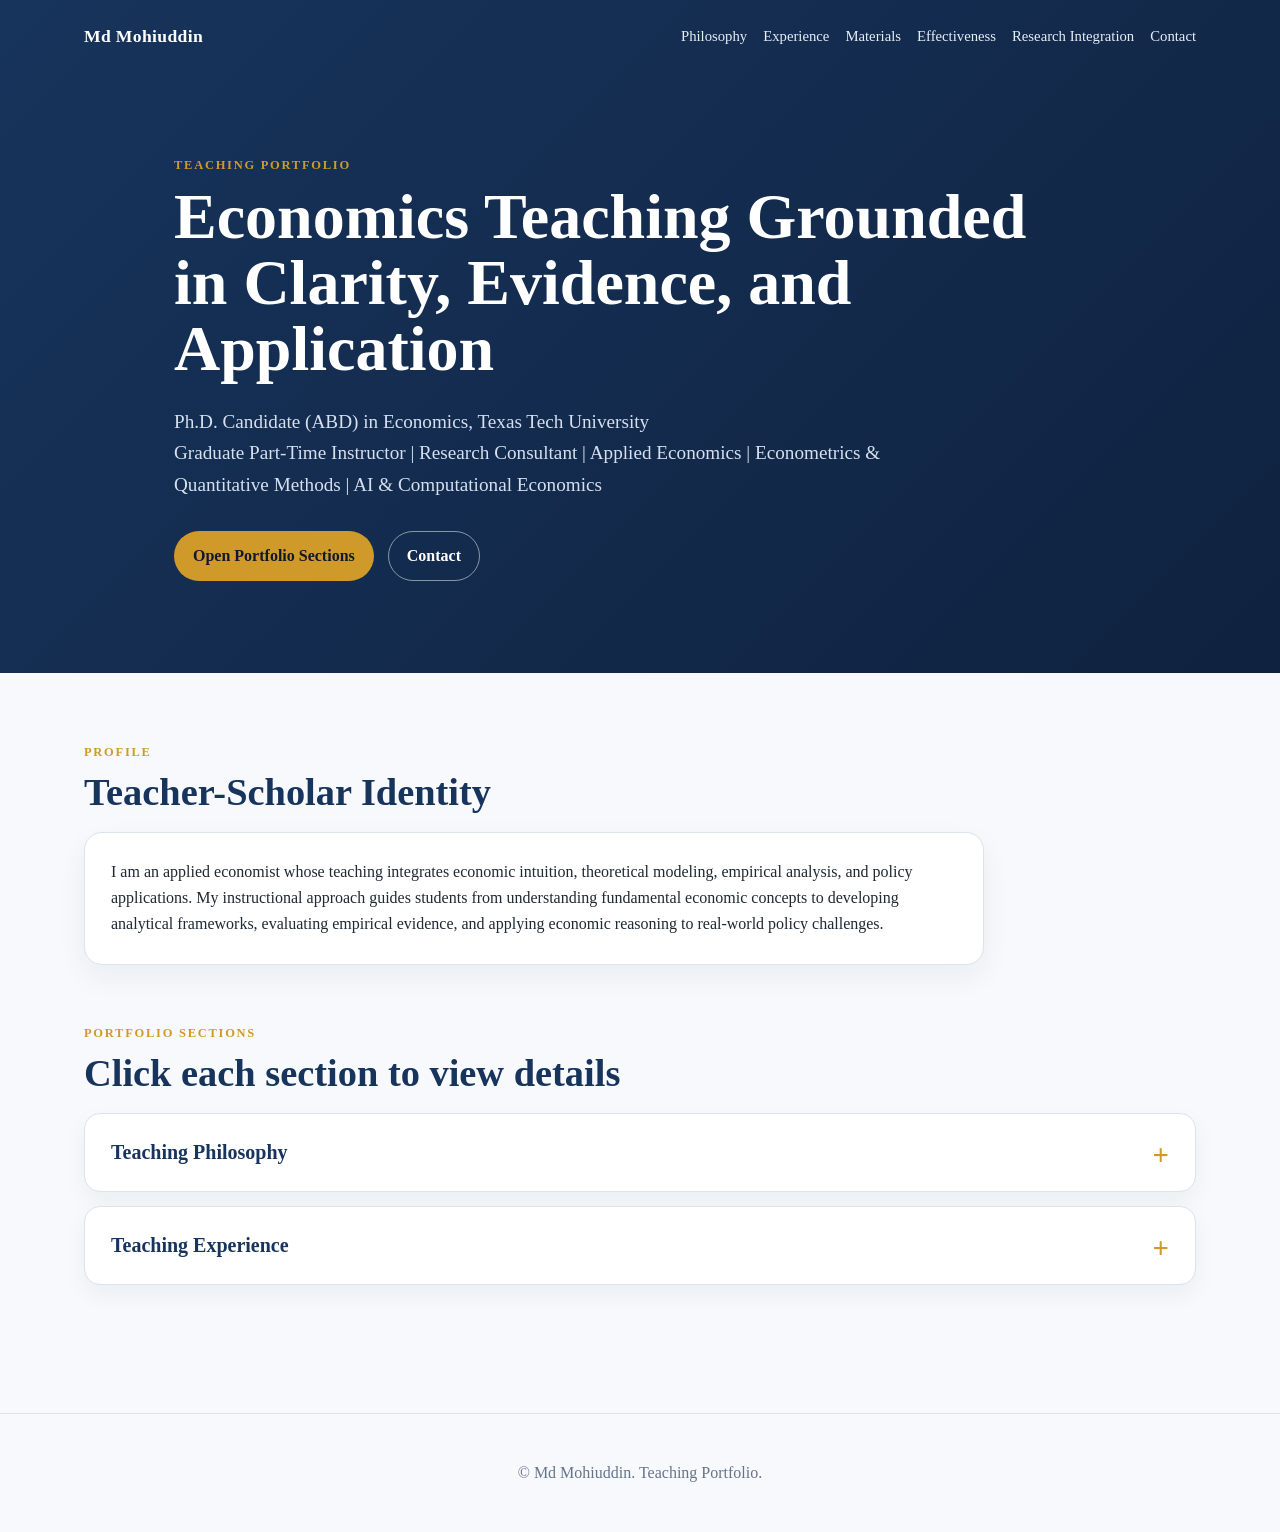
<file: index.html>
<!DOCTYPE html>
<html lang="en">
<head>
  <meta charset="UTF-8" />
  <meta name="viewport" content="width=device-width, initial-scale=1.0" />
  <title>Md Mohiuddin | Teaching Portfolio</title>
  <link rel="stylesheet" href="style.css" />
</head>
<body>
  <header class="hero">
    <nav class="nav">
      <div class="brand">Md Mohiuddin</div>
      <div class="links">
        <a href="#philosophy">Philosophy</a>
        <a href="#experience">Experience</a>
        <a href="#materials">Materials</a>
        <a href="#effectiveness">Effectiveness</a>
        <a href="#research">Research Integration</a>
        <a href="#contact">Contact</a>
      </div>
    </nav>

    <section class="hero-content">
      <p class="eyebrow">Teaching Portfolio</p>
      <h1>Economics Teaching Grounded in Clarity, Evidence, and Application</h1>
      <p class="subtitle">
        Ph.D. Candidate (ABD) in Economics, Texas Tech University<br />
        Graduate Part-Time Instructor | Research Consultant | Applied Economics | Econometrics & Quantitative Methods | AI & Computational Economics
      </p>
      <div class="cta-row">
        <a class="button primary" href="#portfolio-sections">Open Portfolio Sections</a>
        <a class="button secondary" href="#contact">Contact</a>
      </div>
    </section>
  </header>

  <main>
    <section class="intro">
      <p class="eyebrow">Profile</p>
      <h2>Teacher-Scholar Identity</h2>
      <p>
        I am an applied economist whose teaching integrates economic intuition, theoretical modeling, empirical analysis, and policy applications. My instructional approach guides students from understanding fundamental economic concepts to developing analytical frameworks, evaluating empirical evidence, and applying economic reasoning to real-world policy challenges.
      </p>
    </section>

    <section id="portfolio-sections" class="accordion-wrap">
      <p class="eyebrow">Portfolio Sections</p>
      <h2>Click each section to view details</h2>

      <details id="philosophy" class="accordion">
        <summary>Teaching Philosophy</summary>
        <div class="accordion-content">
          <p>
            My teaching philosophy is grounded in conceptual clarity, analytical discipline, and
            applied problem-solving. I begin with intuitive economic questions, introduce formal
            models carefully, and then connect those models to evidence and policy applications.
          </p>
          <div class="grid three">
            <div class="card">
              <h3>Build intuition</h3>
              <p>Start with concrete economic questions such as inflation, unemployment, prices, and household decisions.</p>
            </div>
            <div class="card">
              <h3>Formalize the model</h3>
              <p>Translate intuition into assumptions, graphs, equations, comparative statics, and testable predictions.</p>
            </div>
            <div class="card">
              <h3>Apply with evidence</h3>
              <p>Use real data, policy examples, and empirical reasoning to help students interpret economic outcomes.</p>
            </div>
          </div>
        </div>
      </details>

      <details id="experience" class="accordion">
  <summary>Teaching Experience</summary>
  <div class="accordion-content">

    <div class="timeline-item">
      <h3>Texas Tech University, United States</h3>
      <p class="meta">Graduate Part-Time Instructor / Teaching Assistant</p>
      <p><strong>Courses:</strong></p>
      <ul>
        <li>Principles of Macroeconomics</li>
        <li>Intermediate Economic Theory</li>
      </ul>
      <p>
        Responsibilities included leading class sessions and recitations, explaining core models,
        guiding problem-solving, and helping students connect theory with current economic developments.
      </p>
    </div>

<div class="timeline-item">
  <h3>Graduate-Level GTAP Simulation Instruction</h3>
  <p class="meta">
    Texas Tech University | Environmental Economics
  </p>
  <p>
    Invited to deliver an applied GTAP-E simulation
    session for second-year Ph.D. students in
    Environmental Economics.
  </p>
  <p>
    Developed instructional materials covering CGE
    model architecture, closure selection, shock
    implementation, endogenous-exogenous variable
    swaps, and interpretation of trade, welfare,
    and environmental outcomes.
  </p>
</div>

    <div class="timeline-item">
      <h3>University of Chittagong, Bangladesh</h3>
      <p class="meta">Assistant Professor, Department of Economics</p>
      <p><strong>Taught undergraduate and graduate courses including:</strong></p>
      <ul>
        <li>Econometrics</li>
        <li>Intermediate Microeconomics</li>
        <li>Intermediate Macroeconomics</li>
        <li>Statistics</li>
        <li>Mathematical Economics</li>
        <li>Mathematical Programming and Dynamic Optimization</li>
        <li>Environmental Economics and Project Analysis</li>
        <li>Financial Investment Security Analysis</li>
      </ul>
    </div>

    <div class="timeline-item">
      <h3>Adjunct Teaching Appointments, Bangladesh</h3>
      <p><strong>Taught economics and related courses at multiple institutions, including:</strong></p>
      <ul>
        <li>Rangamati Science and Engineering University</li>
        <li>University of Science and Technology Chattogram</li>
        <li>Bangladesh University of Professionals</li>
        <li>Premier University</li>
        <li>BGC University</li>
      </ul>
    </div>

    <div class="timeline-item">
      <h3>Selected Courses and Class Size</h3>
      <p><strong>Graduate Level</strong></p>
      <ul>
        <li>Environmental Economics and Project Analysis — class size: 20</li>
      </ul>

      <p><strong>Undergraduate Level</strong></p>
      <ul>
        <li>Principles of Microeconomics; class size: 120</li>
        <li>Principles of Macroeconomics; class size: 120</li>
        <li>Econometrics; class size: 120</li>
        <li>Statistics; class size: 120</li>
        <li>Financial Investment Security Analysis; class size: 120</li>
        <li>Mathematical Programming and Dynamic Optimization; class size: 40</li>
        <li>Mathematical Economics; class size: 40</li>
        <li>Intermediate Microeconomics; class size: 40</li>
        <li>Intermediate Macroeconomics; class size: 40</li>
      </ul>
    </div>

 <details id="materials" class="accordion">
  <summary>Teaching Materials</summary>
  <div class="accordion-content">
    <div class="grid two">

      <a class="card material" href="GTAP_Simulation_.pdf" target="_blank">
  <h3>GTAP-E Applied Simulation Exercises</h3>
  <p>Graduate-level computational exercises covering
  economic shocks, model closures, endogenous and
  exogenous variables, swaps, trade adjustments,
  welfare, and environmental outcomes.</p>
</a>

<a class="card material" href="GTAP_CGE_All_Equations.pdf" target="_blank">
  <h3>CGE and GTAP-E Mathematical Reference</h3>
  <p>Mathematical teaching reference covering
  production, CES and Armington structures,
  household demand, equilibrium conditions,
  energy substitution, carbon emissions,
  and welfare measurement.</p>
</a>

<a class="card material" href="Shared_GTAP_model_architecture.pdf" target="_blank">
  <h3>GTAP Model Architecture and Applications</h3>
  <p>Visual teaching slides illustrating GTAP
  architecture, simulation design, energy-demand
  shocks, international trade responses,
  and welfare interpretation.</p>
</a>

      <a class="card material" href="3H_2023_24_to_2024_25_Econ304.pdf">
        <h3>Econometrics Syllabus</h3>
        <p>Course structure, learning goals, evaluation, and weekly topics.</p>
      </a>

      <a class="card material" href="Monopoly and Price Discrimination.pdf">
        <h3>Monopoly and Price Discrimination Notes</h3>
        <p>Lecture notes explaining market power, monopoly pricing, and welfare implications.</p>
      </a>

      <a class="card material" href="Sample Lecture Slide of ECON 2405.pdf">
        <h3>Sample Lecture Slides</h3>
        <p>Classroom slides designed for concept-first economics instruction.</p>
      </a>

      <a class="card material" href="ECON-3601.pdf">
        <h3>Sample Problem Set</h3>
        <p>Applied exercises connecting theory, graphs, equations, and interpretation.</p>
      </a>


    </div>
  </div>
</details>

      <details id="effectiveness" class="accordion">
        <summary>Teaching Effectiveness</summary>
        <div class="accordion-content">
          <p>
            I evaluate teaching effectiveness through student performance, classroom engagement,
            office-hour interactions, exam diagnostics, and feedback on the clarity of explanations.
          </p>
          <ul>
            <li>Use applied examples to improve comprehension of abstract models.</li>
            <li>Break complex problems into intuition, graph, equation, and interpretation.</li>
            <li>Encourage students to explain mechanisms in words, not only solve equations.</li>
            <li>Connect course topics to policy debates and empirical evidence.</li>
          </ul>
        </div>
      </details>

      <details id="research" class="accordion">
        <summary>Teaching and Research Integration</summary>
        <div class="accordion-content">
          <div class="grid three">
            <div class="card">
              <h3>Macroeconomic Shocks</h3>
              <p>
                My oil-price shock research informs classroom examples on inflation, consumption,
                monetary policy, welfare, and household adjustment.
              </p>
            </div>
            <div class="card">
              <h3>Climate and Local Economies</h3>
              <p>
                My wildfire project supports instruction on regional labor markets, spatial shocks,
                resilience, and environmental economics.
              </p>
            </div>
            <div class="card">
              <h3>AI and Global Trade</h3>
              <p>
                My AI trade research creates examples for teaching technology shocks, supply chains,
                strategic concentration, and international economics.
              </p>
            </div>
          </div>
        </div>
      </details>

      <details class="accordion">
        <summary>Curriculum Vitae</summary>
        <div class="accordion-content">
          <p>
            My academic CV summarizes my education, research, teaching experience, conference activity,
            awards, and technical skills.
          </p>
          <a class="button cv-button" href="assets/Md_Mohiuddin_CV.pdf">Download CV</a>
        </div>
      </details>

      <details id="contact" class="accordion">
        <summary>Contact</summary>
        <div class="accordion-content">
          <p><strong>Md Mohiuddin</strong><br />
          Ph.D. Candidate (ABD), Economics<br />
          Texas Tech University</p>
          <p>
            Email: <a href="mailto:your.email@ttu.edu">your.email@ttu.edu</a><br />
            GitHub: <a href="https://github.com/mohiuddin-ttu">github.com/mohiuddin-ttu</a><br />
            Google Scholar: <a href="#">Add Google Scholar link</a><br />
            LinkedIn: <a href="#">Add LinkedIn link</a>
          </p>
        </div>
      </details>
    </section>
  </main>

  <footer>
    <p>© Md Mohiuddin. Teaching Portfolio.</p>
  </footer>
</body>
</html>
</file>
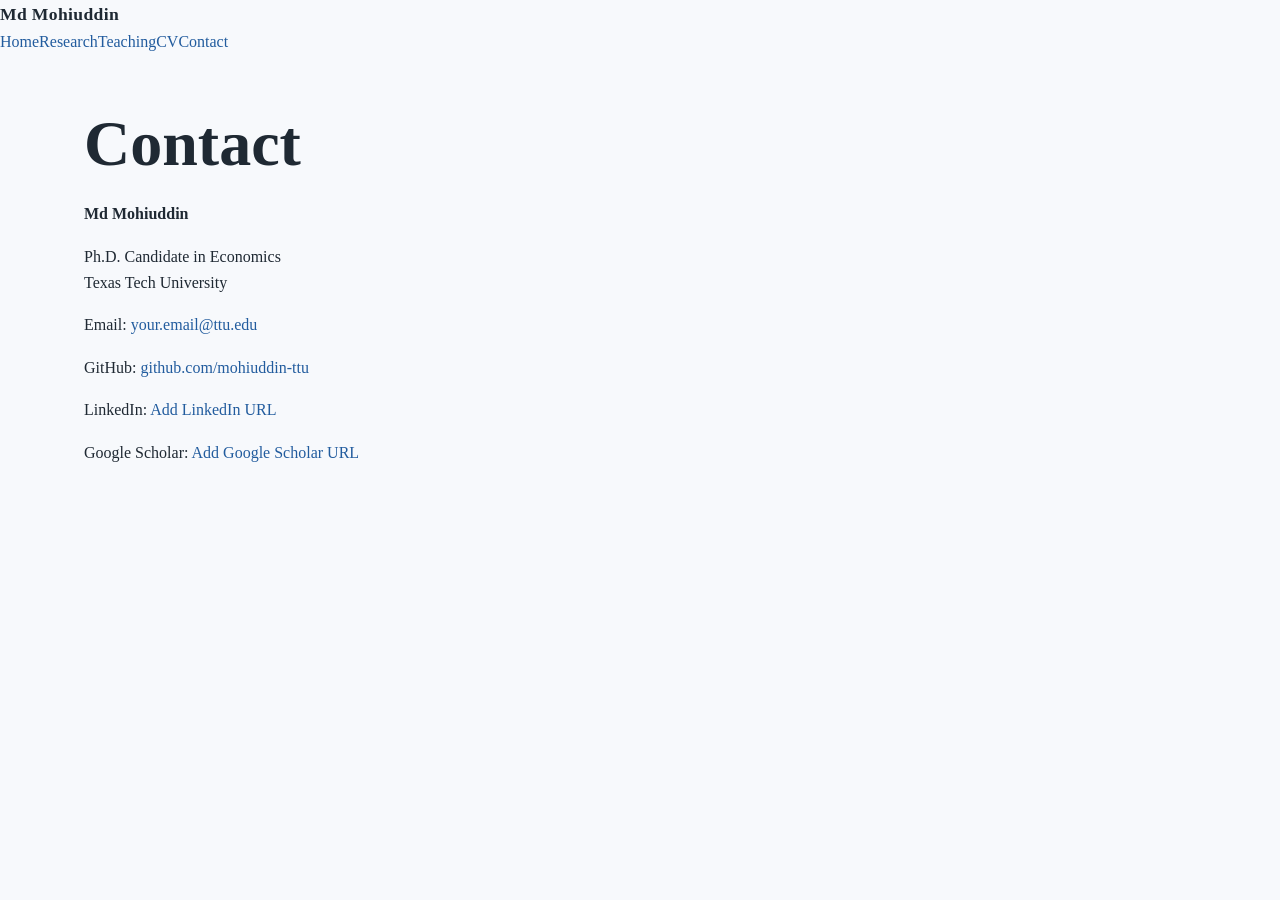
<file: contact.html>
<!DOCTYPE html><html lang="en"><head><meta charset="UTF-8"><meta name="viewport" content="width=device-width, initial-scale=1.0"><title>Md Mohiuddin | Contact</title><link rel="stylesheet" href="style.css"></head><body><header class="topbar"><div class="brand">Md Mohiuddin</div><nav><a href="index.html">Home</a><a href="research.html">Research</a><a href="teaching.html">Teaching</a><a href="cv.html">CV</a><a class="active" href="contact.html">Contact</a></nav></header><main class="container"><h1>Contact</h1><div class="paper"><p><strong>Md Mohiuddin</strong></p><p>Ph.D. Candidate in Economics<br>Texas Tech University</p><p>Email: <a href="mailto:your.email@ttu.edu">your.email@ttu.edu</a></p><p>GitHub: <a href="https://github.com/mohiuddin-ttu">github.com/mohiuddin-ttu</a></p><p>LinkedIn: <a href="#">Add LinkedIn URL</a></p><p>Google Scholar: <a href="#">Add Google Scholar URL</a></p></div></main></body></html>
</file>
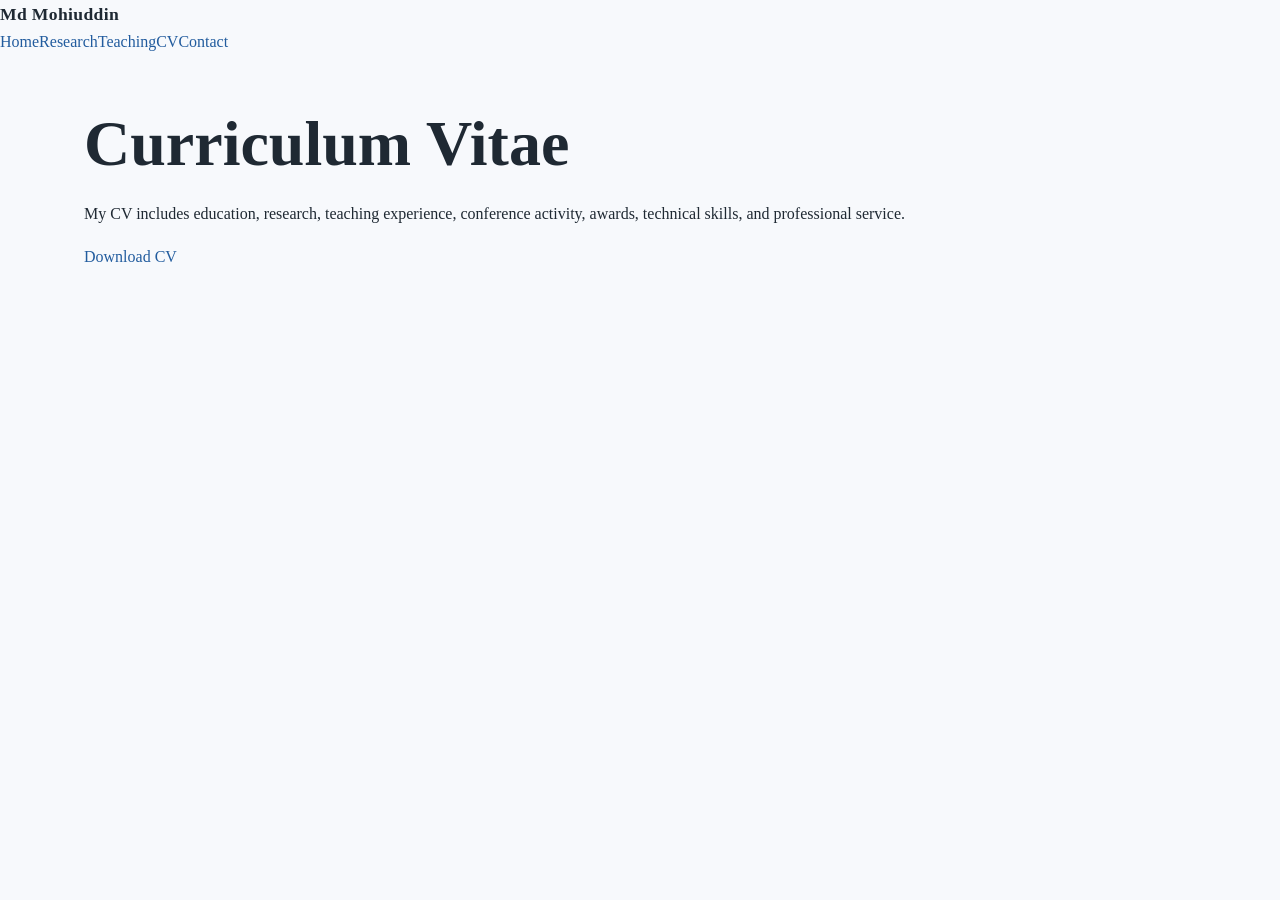
<file: cv.html>
<!DOCTYPE html><html lang="en"><head><meta charset="UTF-8"><meta name="viewport" content="width=device-width, initial-scale=1.0"><title>Md Mohiuddin | CV</title><link rel="stylesheet" href="style.css"></head><body><header class="topbar"><div class="brand">Md Mohiuddin</div><nav><a href="index.html">Home</a><a href="research.html">Research</a><a href="teaching.html">Teaching</a><a class="active" href="cv.html">CV</a><a href="contact.html">Contact</a></nav></header><main class="container"><h1>Curriculum Vitae</h1><div class="paper"><p>My CV includes education, research, teaching experience, conference activity, awards, technical skills, and professional service.</p><a class="download" href="assets/Md_Mohiuddin_CV.pdf">Download CV</a></div></main></body></html>
</file>
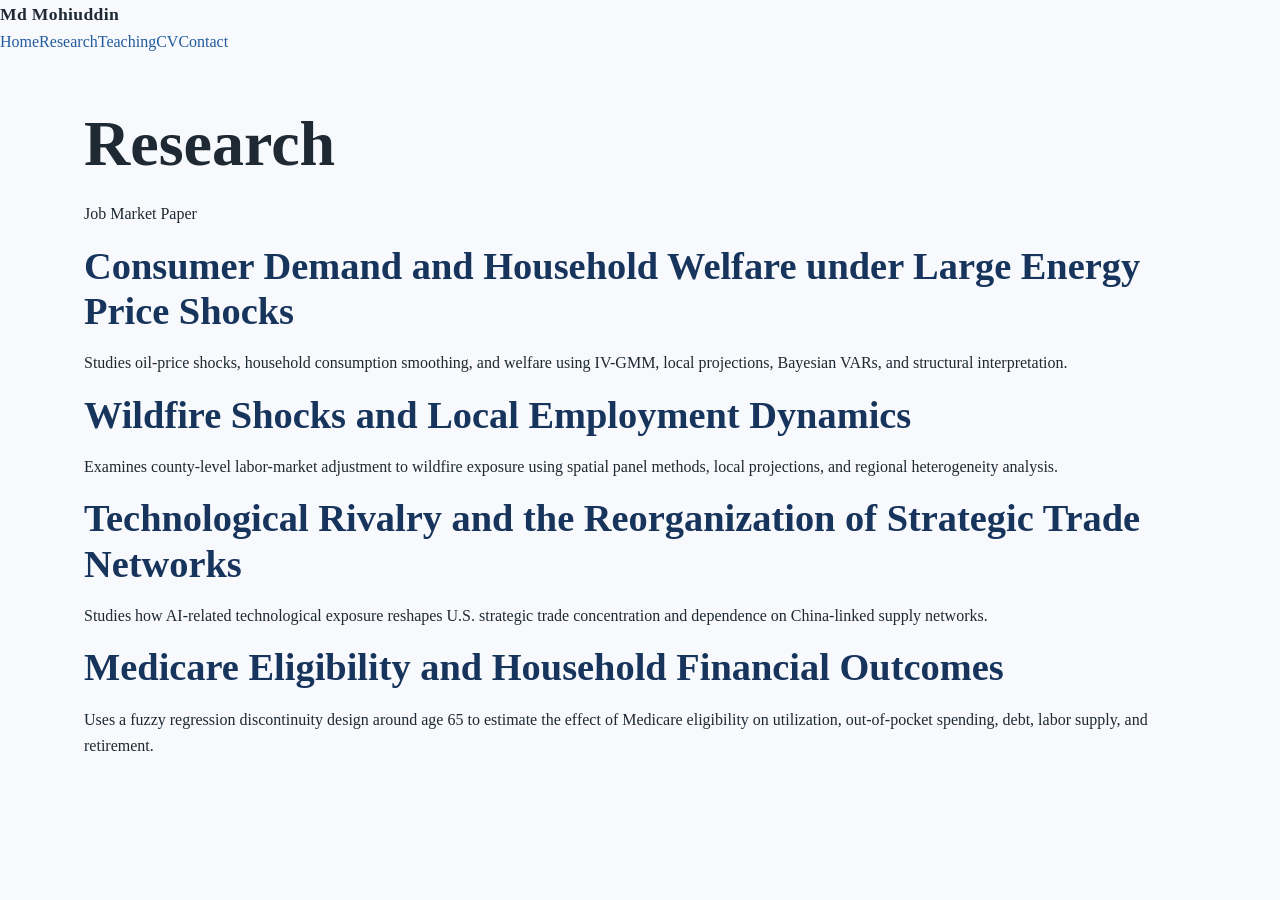
<file: research.html>
<!DOCTYPE html><html lang="en"><head><meta charset="UTF-8"><meta name="viewport" content="width=device-width, initial-scale=1.0"><title>Md Mohiuddin | Research</title><link rel="stylesheet" href="style.css"></head><body><header class="topbar"><div class="brand">Md Mohiuddin</div><nav><a href="index.html">Home</a><a class="active" href="research.html">Research</a><a href="teaching.html">Teaching</a><a href="cv.html">CV</a><a href="contact.html">Contact</a></nav></header><main class="container"><h1>Research</h1><div class="paper"><p class="label">Job Market Paper</p><h2>Consumer Demand and Household Welfare under Large Energy Price Shocks</h2><p>Studies oil-price shocks, household consumption smoothing, and welfare using IV-GMM, local projections, Bayesian VARs, and structural interpretation.</p></div><div class="paper"><h2>Wildfire Shocks and Local Employment Dynamics</h2><p>Examines county-level labor-market adjustment to wildfire exposure using spatial panel methods, local projections, and regional heterogeneity analysis.</p></div><div class="paper"><h2>Technological Rivalry and the Reorganization of Strategic Trade Networks</h2><p>Studies how AI-related technological exposure reshapes U.S. strategic trade concentration and dependence on China-linked supply networks.</p></div><div class="paper"><h2>Medicare Eligibility and Household Financial Outcomes</h2><p>Uses a fuzzy regression discontinuity design around age 65 to estimate the effect of Medicare eligibility on utilization, out-of-pocket spending, debt, labor supply, and retirement.</p></div></main></body></html>
</file>
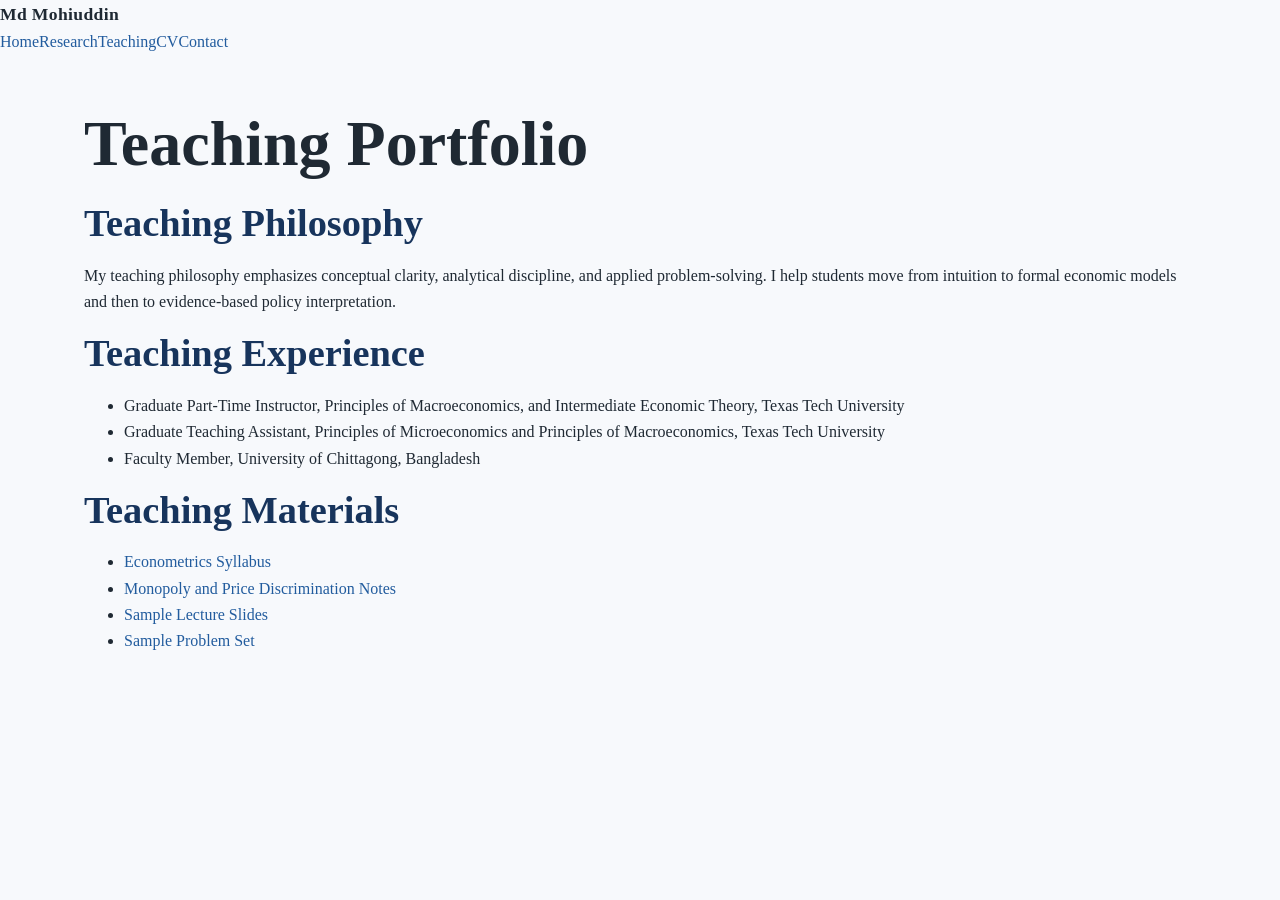
<file: teaching.html>
<!DOCTYPE html><html lang="en"><head><meta charset="UTF-8"><meta name="viewport" content="width=device-width, initial-scale=1.0"><title>Md Mohiuddin | Teaching</title><link rel="stylesheet" href="style.css"></head><body><header class="topbar"><div class="brand">Md Mohiuddin</div><nav><a href="index.html">Home</a><a href="research.html">Research</a><a class="active" href="teaching.html">Teaching</a><a href="cv.html">CV</a><a href="contact.html">Contact</a></nav></header><main class="container"><h1>Teaching Portfolio</h1><div class="paper"><h2>Teaching Philosophy</h2><p>My teaching philosophy emphasizes conceptual clarity, analytical discipline, and applied problem-solving. I help students move from intuition to formal economic models and then to evidence-based policy interpretation.</p></div><div class="paper"><h2>Teaching Experience</h2><ul><li>Graduate Part-Time Instructor, Principles of Macroeconomics, and Intermediate Economic Theory, Texas Tech University</li><li>Graduate Teaching Assistant, Principles of Microeconomics and  Principles of Macroeconomics, Texas Tech University</li><li>Faculty Member, University of Chittagong, Bangladesh</li></ul></div><div class="paper"><h2>Teaching Materials</h2><ul><li><a href="materials/econometrics-syllabus.pdf">Econometrics Syllabus</a></li><li><a href="materials/monopoly-price-discrimination-notes.pdf">Monopoly and Price Discrimination Notes</a></li><li><a href="materials/sample-lecture-slides.pdf">Sample Lecture Slides</a></li><li><a href="materials/sample-problem-set.pdf">Sample Problem Set</a></li></ul></div></main></body></html>
</file>
<file: style.css>
:root {
  --navy: #17345c;
  --blue: #225c9e;
  --gold: #d09a2a;
  --text: #1f2933;
  --muted: #64748b;
  --bg: #f7f9fc;
  --card: #ffffff;
  --border: #dbe3ef;
}

* {
  box-sizing: border-box;
}

body {
  margin: 0;
  font-family: Georgia, "Times New Roman", serif;
  color: var(--text);
  background: var(--bg);
  line-height: 1.65;
}

a {
  color: var(--blue);
  text-decoration: none;
}

a:hover {
  text-decoration: underline;
}

.hero {
  background: linear-gradient(135deg, var(--navy), #0f223f);
  color: white;
  padding-bottom: 72px;
}

.nav {
  max-width: 1160px;
  margin: 0 auto;
  padding: 22px 24px;
  display: flex;
  justify-content: space-between;
  align-items: center;
  gap: 24px;
}

.brand {
  font-weight: 700;
  font-size: 1.1rem;
  letter-spacing: 0.02em;
}

.links {
  display: flex;
  flex-wrap: wrap;
  gap: 16px;
  font-size: 0.92rem;
}

.links a {
  color: #e8eef8;
}

.hero-content {
  max-width: 980px;
  margin: 0 auto;
  padding: 70px 24px 20px;
}

.eyebrow {
  text-transform: uppercase;
  color: var(--gold);
  font-size: 0.78rem;
  letter-spacing: 0.14em;
  font-weight: 700;
  margin-bottom: 8px;
}

h1 {
  font-size: clamp(2.4rem, 5vw, 4.7rem);
  line-height: 1.03;
  max-width: 920px;
  margin: 0 0 24px;
}

h2 {
  font-size: clamp(1.7rem, 3vw, 2.5rem);
  line-height: 1.18;
  margin: 0 0 16px;
  color: var(--navy);
}

h3 {
  color: var(--navy);
  margin-top: 0;
}

.subtitle {
  color: #d6e0ef;
  font-size: 1.2rem;
  max-width: 760px;
}

.cta-row {
  display: flex;
  gap: 14px;
  flex-wrap: wrap;
  margin-top: 30px;
}

.button {
  display: inline-block;
  padding: 11px 18px;
  border-radius: 999px;
  font-weight: 700;
  border: 1px solid transparent;
}

.button.primary {
  background: var(--gold);
  color: #111827;
}

.button.secondary {
  border-color: rgba(255,255,255,0.5);
  color: white;
}

.cv-button {
  background: var(--navy);
  color: white;
}

main {
  max-width: 1160px;
  margin: 0 auto;
  padding: 56px 24px;
}

.intro {
  max-width: 900px;
  margin-bottom: 58px;
}

.intro p:last-child {
  background: white;
  border: 1px solid var(--border);
  border-radius: 18px;
  padding: 26px;
  box-shadow: 0 12px 30px rgba(15, 34, 63, 0.06);
}

.accordion-wrap {
  margin-bottom: 72px;
}

.accordion {
  background: white;
  border: 1px solid var(--border);
  border-radius: 16px;
  margin: 14px 0;
  box-shadow: 0 10px 25px rgba(15, 34, 63, 0.05);
  overflow: hidden;
}

.accordion summary {
  cursor: pointer;
  list-style: none;
  padding: 22px 26px;
  font-size: 1.25rem;
  font-weight: 700;
  color: var(--navy);
  position: relative;
}

.accordion summary::-webkit-details-marker {
  display: none;
}

.accordion summary::after {
  content: "+";
  position: absolute;
  right: 26px;
  top: 18px;
  font-size: 1.8rem;
  color: var(--gold);
}

.accordion[open] summary::after {
  content: "–";
}

.accordion[open] summary {
  border-bottom: 1px solid var(--border);
  background: #f8fbff;
}

.accordion-content {
  padding: 24px 26px 28px;
}

.card {
  background: var(--card);
  border: 1px solid var(--border);
  border-radius: 18px;
  padding: 22px;
  box-shadow: 0 8px 20px rgba(15, 34, 63, 0.04);
}

.grid {
  display: grid;
  gap: 20px;
}

.grid.two {
  grid-template-columns: repeat(2, minmax(0, 1fr));
}

.grid.three {
  grid-template-columns: repeat(3, minmax(0, 1fr));
}

.timeline-item {
  border-left: 4px solid var(--gold);
  padding: 10px 0 10px 22px;
  background: white;
  border-radius: 0 14px 14px 0;
  margin-bottom: 18px;
}

.meta {
  color: var(--muted);
  font-weight: 700;
}

.tags {
  display: flex;
  flex-wrap: wrap;
  gap: 12px;
}

.tags span {
  background: white;
  border: 1px solid var(--border);
  border-radius: 999px;
  padding: 9px 14px;
  color: var(--navy);
  font-weight: 700;
}

.material {
  display: block;
  color: var(--text);
}

footer {
  text-align: center;
  padding: 30px 24px;
  color: var(--muted);
  border-top: 1px solid var(--border);
}

@media (max-width: 850px) {
  .nav {
    align-items: flex-start;
    flex-direction: column;
  }

  .grid.two,
  .grid.three {
    grid-template-columns: 1fr;
  }

  .hero-content {
    padding-top: 40px;
  }

  .accordion summary {
    padding-right: 56px;
  }
}
</file>
